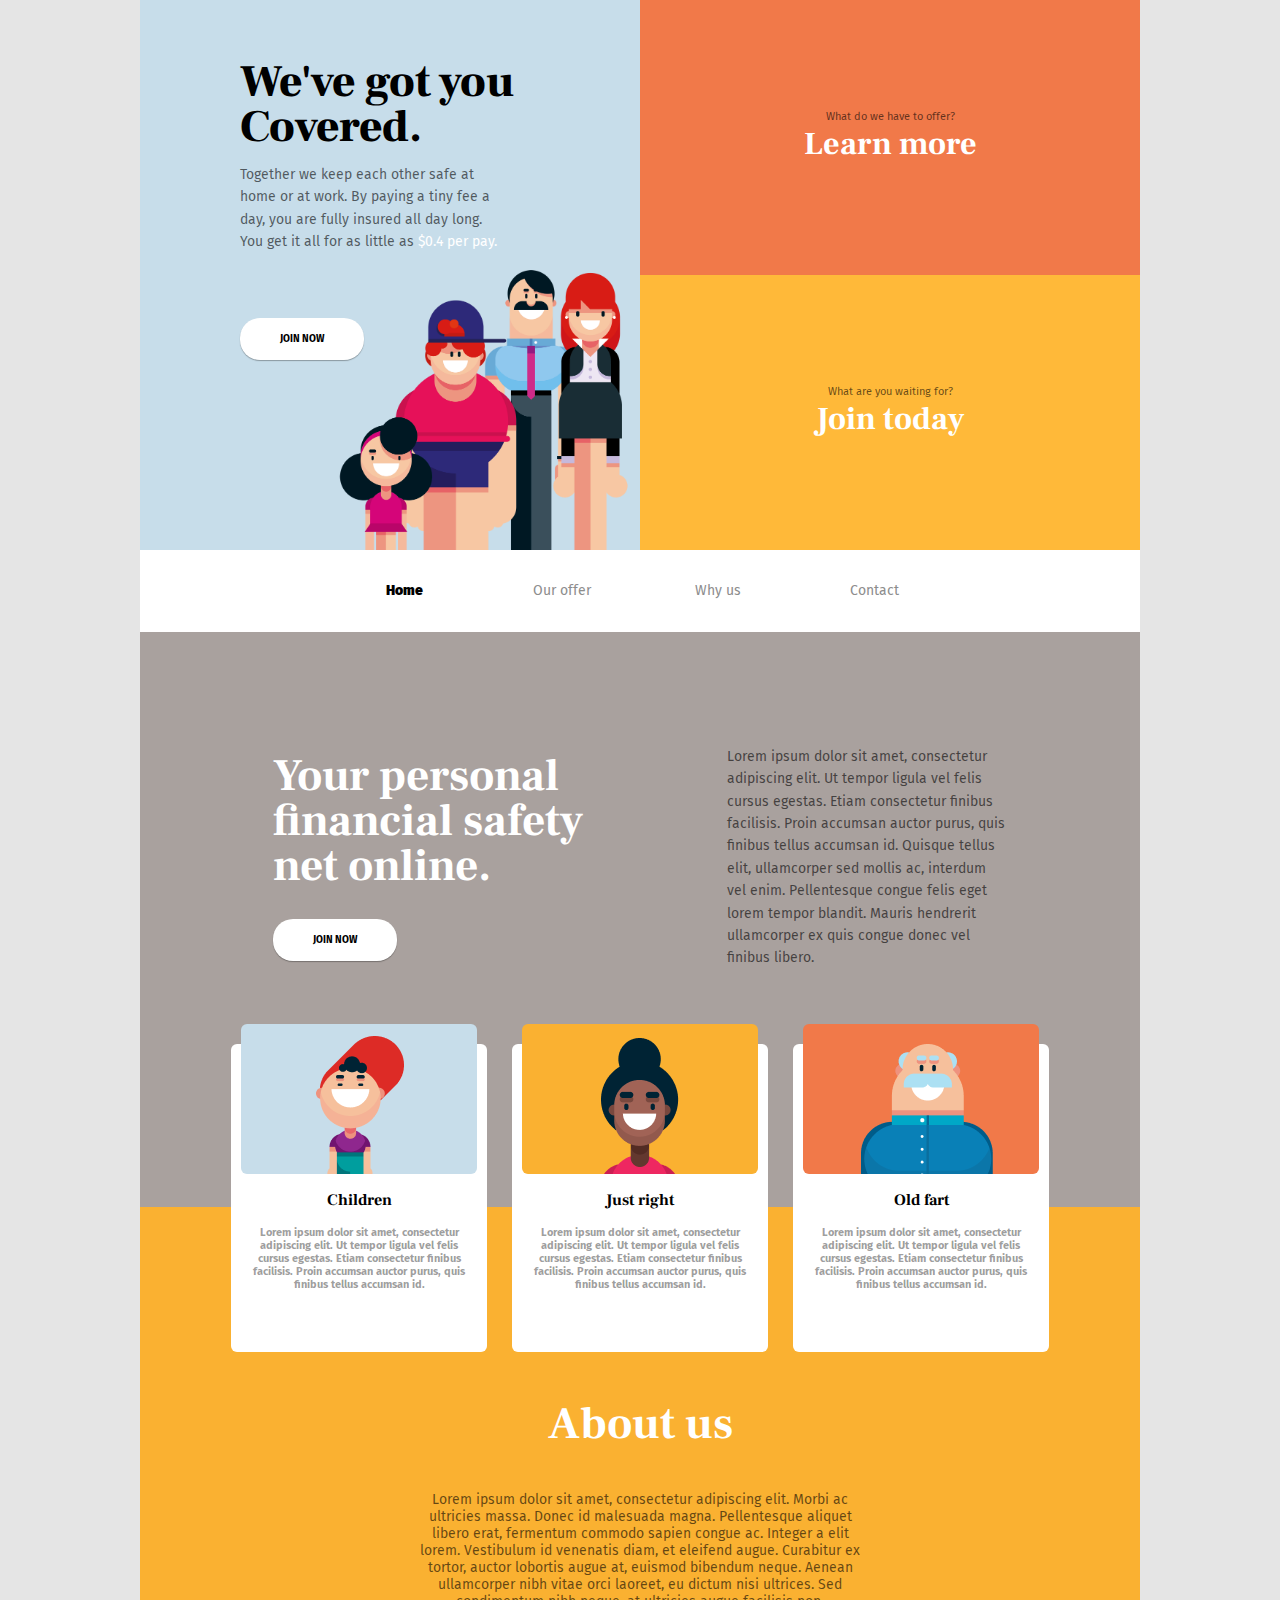
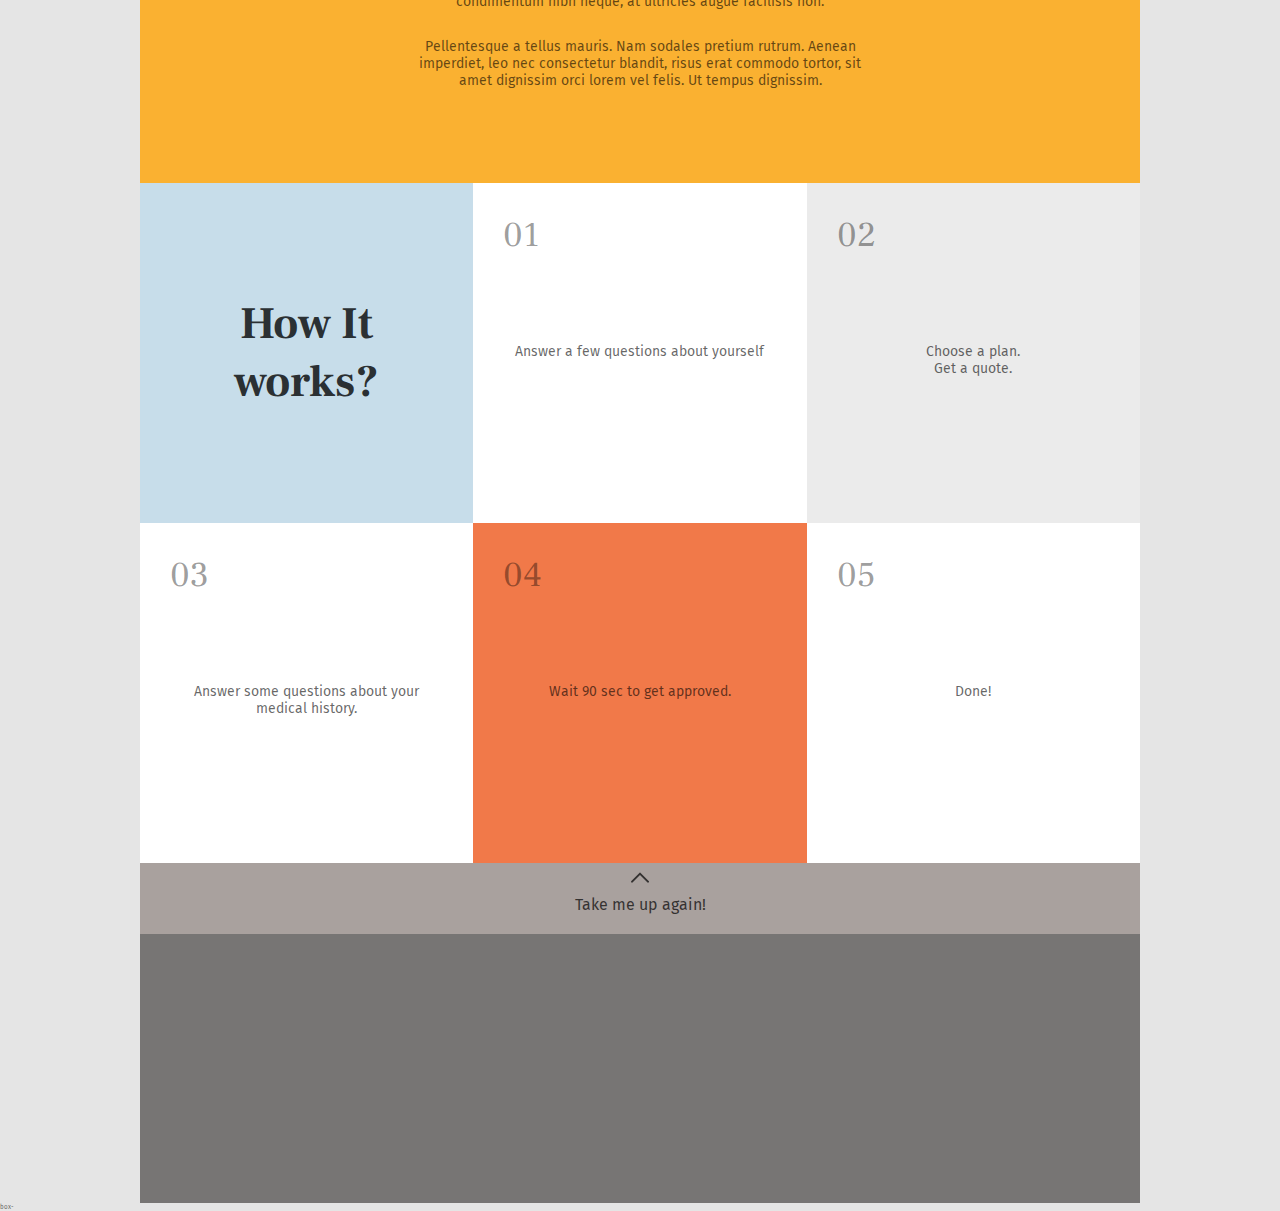
<file: index.html>
<!DOCTYPE html>
<html lang="en">
  <head>
    <meta charset="UTF-8" />
    <meta http-equiv="X-UA-Compatible" content="IE=edge" />
    <meta name="viewport" content="width=device-width, initial-scale=1.0" />
    <link rel="stylesheet" href="style.css" />
    <link rel="preconnect" href="https://fonts.googleapis.com" />
    <link rel="preconnect" href="https://fonts.gstatic.com" crossorigin />
    <link
      href="https://fonts.googleapis.com/css2?family=Fira+Sans:wght@300;500;700&family=Frank+Ruhl+Libre:wght@700;900&display=swap"
      rel="stylesheet"
    />
    <title>Document</title>
  </head>
  <body>
    <header>
      <div class="container">
        <article class="header-main">
          <h1 class="header-title">We've got you Covered.</h1>
          <p class="header-text">
            Together we keep each other safe at home or at work. By paying a
            tiny fee a day, you are fully insured all day long. You get it all
            for as little as <span class="accent-text"> $0.4 per pay.</span>
          </p>

          <button class="btn btn-header">Join now</button>
        </article>

        <section class="learn-more center">
          <p class="header-section-text">What do we have to offer?</p>
          <h2 class="header-subtitle">Learn more</h2>
        </section>

        <section class="join center">
          <p class="header-section-text">What are you waiting for?</p>
          <h2 class="header-subtitle">Join today</h2>
        </section>
      </div>
    </header>

    <nav class="navigation">
      <ul class="nav-list">
        <li class="nav-item">
          <a class="nav-item-link active" href="index.html">Home</a>
        </li>
        <li class="nav-item">
          <a class="nav-item-link" href="#">Our offer</a>
        </li>
        <li class="nav-item"><a class="nav-item-link" href="#">Why us</a></li>
        <li class="nav-item">
          <a class="nav-item-link" href="contact.html">Contact</a>
        </li>
      </ul>
    </nav>

    <main class="main-content">
      <article class="cta">
        <section class="cta-first">
          <h2 class="cta-title">Your personal financial safety net online.</h2>
          <button class="btn btn-cta">Join now</button>
        </section>

        <section class="cta-second">
          <p class="cta-text">
            Lorem ipsum dolor sit amet, consectetur adipiscing elit. Ut tempor
            ligula vel felis cursus egestas. Etiam consectetur finibus
            facilisis. Proin accumsan auctor purus, quis finibus tellus accumsan
            id. Quisque tellus elit, ullamcorper sed mollis ac, interdum vel
            enim. Pellentesque congue felis eget lorem tempor blandit. Mauris
            hendrerit ullamcorper ex quis congue donec vel finibus libero.
          </p>
        </section>
      </article>

      <section class="cards">
        <div class="card">
          <div class="card-img-container card-child"></div>
          <h3 class="card-title">Children</h3>
          <p class="card-text">
            Lorem ipsum dolor sit amet, consectetur adipiscing elit. Ut tempor
            ligula vel felis cursus egestas. Etiam consectetur finibus
            facilisis. Proin accumsan auctor purus, quis finibus tellus accumsan
            id.
          </p>
        </div>
        <div class="card">
          <div class="card-img-container card-adult"></div>
          <h3 class="card-title">Just right</h3>
          <p class="card-text">
            Lorem ipsum dolor sit amet, consectetur adipiscing elit. Ut tempor
            ligula vel felis cursus egestas. Etiam consectetur finibus
            facilisis. Proin accumsan auctor purus, quis finibus tellus accumsan
            id.
          </p>
        </div>
        <div class="card">
          <div class="card-img-container card-old"></div>
          <h3 class="card-title">Old fart</h3>
          <p class="card-text">
            Lorem ipsum dolor sit amet, consectetur adipiscing elit. Ut tempor
            ligula vel felis cursus egestas. Etiam consectetur finibus
            facilisis. Proin accumsan auctor purus, quis finibus tellus accumsan
            id.
          </p>
        </div>
      </section>

      <section class="about-us">
        <h2 class="about-title">About us</h2>
        <p class="about-text">
          Lorem ipsum dolor sit amet, consectetur adipiscing elit. Morbi ac
          ultricies massa. Donec id malesuada magna. Pellentesque aliquet libero
          erat, fermentum commodo sapien congue ac. Integer a elit lorem.
          Vestibulum id venenatis diam, et eleifend augue. Curabitur ex tortor,
          auctor lobortis augue at, euismod bibendum neque. Aenean ullamcorper
          nibh vitae orci laoreet, eu dictum nisi ultrices. Sed condimentum nibh
          neque, at ultricies augue facilisis non.
        </p>

        <p class="about-text">
          Pellentesque a tellus mauris. Nam sodales pretium rutrum. Aenean
          imperdiet, leo nec consectetur blandit, risus erat commodo tortor, sit
          amet dignissim orci lorem vel felis. Ut tempus dignissim.
        </p>
      </section>
    </main>

    <article class="how">
      <section class="box how-box-1">
        <h2 class="how-title">How It works?</h2>
      </section>

      <section class="box how-box-2">
        <p class="how-number">01</p>
        <p class="how-box-text">Answer a few questions about yourself</p>
      </section>

      <section class="box how-box-3">
        <p class="how-number">02</p>
        <p class="how-box-text">
          Choose a plan. <br />
          Get a quote.
        </p>
      </section>

      <section class="box how-box-4">
        <p class="how-number">03</p>
        <p class="how-box-text">
          Answer some questions about your medical history.
        </p>
      </section>

      <section class="box how-box-5">
        <p class="how-number">04</p>
        <p class="how-box-text">Wait 90 sec to get approved.</p>
      </section>

      <section class="box how-box-6">
        <p class="how-number">05</p>
        <p class="how-box-text">Done!</p>
      </section>
    </article>

    <footer class="footer">
      <nav class="go-up center">
        <img class="icon-chevron" src="img/chevron-up.png" alt="" />
        <a class="go-up-link" href="#"> Take me up again! </a>
      </nav>
    </footer>
  </body>
</html>
box-
</file>
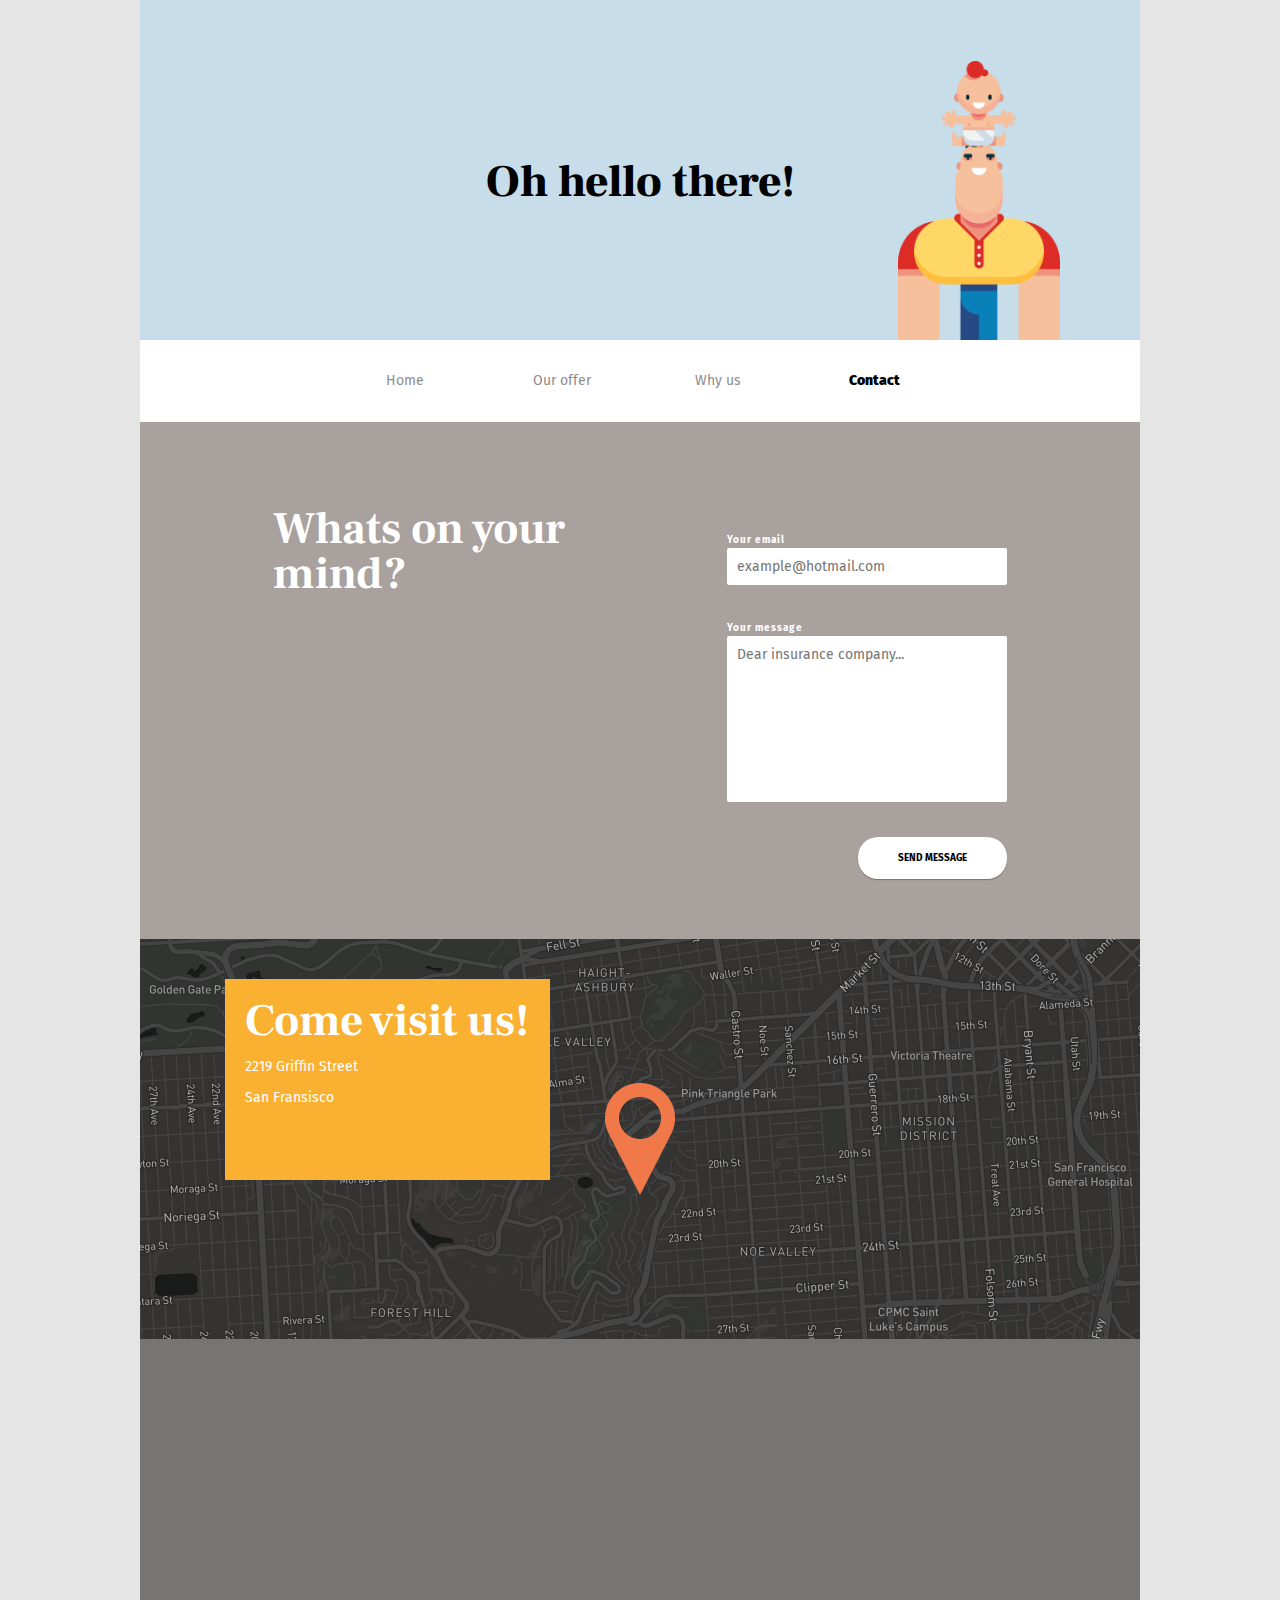
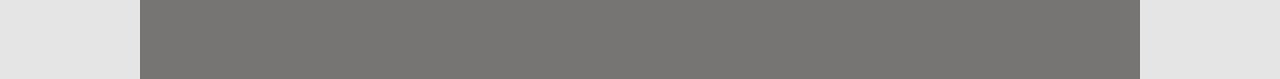
<file: contact.html>
<!DOCTYPE html>
<html lang="en">
  <head>
    <meta charset="UTF-8" />
    <meta http-equiv="X-UA-Compatible" content="IE=edge" />
    <meta name="viewport" content="width=device-width, initial-scale=1.0" />
    <link rel="stylesheet" href="style.css" />
    <link rel="preconnect" href="https://fonts.googleapis.com" />
    <link rel="preconnect" href="https://fonts.gstatic.com" crossorigin />
    <link
      href="https://fonts.googleapis.com/css2?family=Fira+Sans:wght@300;500;700&family=Frank+Ruhl+Libre:wght@700;900&display=swap"
      rel="stylesheet"
    />
    <title>Document</title>
  </head>
  <body>
    <header>
      <div class="container-contact">
        <article class="header-contact">
          <h1 class="header-title contact-title">Oh hello there!</h1>         
    </header>

    <nav class="navigation">
      <ul class="nav-list">
        <li class="nav-item">
          <a class="nav-item-link" href="index.html">Home</a>
        </li>
        <li class="nav-item">
          <a class="nav-item-link" href="#">Our offer</a>
        </li>
        <li class="nav-item"><a class="nav-item-link" href="#">Why us</a></li>
        <li class="nav-item"><a class="nav-item-link active" href="contact.html">Contact</a></li>
      </ul>
    </nav>

    <main class="form">
      <article class="form-cta">
        <section class="cta-first">
          <h2 class="cta-title">Whats on your mind?</h2>          
        </section>

        <section class="cta-second">
          

            <form class="contact-form" action="#" method="POST">
              <label for="email">Your email</label>
              <input id="email" type="text" placeholder="example@hotmail.com" />
    
    
              <label for="message">Your message</label>
              <textarea id="message" placeholder="Dear insurance company..."></textarea>
    
              
              <button class="btn btn-form">Send message</button>
            </form>
            
          
        </section>
      </article>

      <article class="map">
        <section class="address">
          <h2 class="cta-title map-title">Come visit us!</h2>
          <p class="map-text">2219 Griffin Street</p>
          <p class="map-text">San Fransisco</p>
        </section>        
        <img src="img/needle.png" alt="Image of a location needle on a map" class="needle">
      </article>      
    </main>

    <footer class="footer"></footer>
  </body>
</html>
</file>
<file: style.css>
* {
  box-sizing: border-box;
  font-size: 62.5%;
}

body {
  margin: 0;
  width: 100vw;
  height: 100vh;
  font-family: 'Fira Sans', sans-serif;
  color: rgba(0, 0, 0, 0.6);
  background-color: #e5e5e5;
}

/* Typography */

h1,
h2 {
  font-family: 'Frank Ruhl Libre', serif;
  margin: 0;
}

p {
  font-size: 1.4rem;
}

img {
  max-width: 100%;
}

.accent-text {
  color: #fff;
  font-size: 1.4rem;
}

.header-title {
  color: #000;
  font-size: 4.5rem;
  font-weight: 900;
  line-height: 1;
}

.header-subtitle {
  color: #fff;
  font-size: 3.2rem;
}

.header-section-text {
  font-size: 1.1rem;
}

.header-section-text,
.header-subtitle {
  margin: 0;
}

/* Header */

.header-main {
  background-color: #c7ddea;
  background-image: url(img/family.png);
  background-size: auto 280px;
  background-repeat: no-repeat;
  background-position: bottom 0 right 1rem;
  grid-column: 1 / 4;
  grid-row: 1 / span 2;
  padding: 6rem 10rem;
}

.learn-more {
  background-color: #f17949;
  grid-column: 4 / -1;
  grid-row: 1 / span 1;
}

.join {
  background-color: #ffb939;
  grid-column: 4 / -1;
}

/* NAV  */

.navigation {
  padding: 3rem;
  max-width: 1000px;
  margin: 0 auto;
  background-color: #fff;
}

.nav-list {
  padding: 0;
  display: grid;
  grid-template-columns: repeat(6, 1fr);
  list-style: none;
  text-align: center;
}

.nav-item:nth-child(1) {
  grid-column: 2;
}

.nav-item-link {
  text-decoration: none;
  font-size: 1.4rem;
  color: #8d8d8d;
}

.nav-item-link:hover,
.nav-item-link:focus {
  color: #000;
  font-weight: 900;
}

.active {
  color: #000;
  font-weight: 900;
}

.header-text {
  width: 260px;
  line-height: 1.6;
}

/*  Buttons */

.btn {
  font-family: 'Fira Sans', sans-serif;
  background-color: #fff;
  border: 0;
  border-radius: 20px;
  cursor: pointer;
  text-transform: uppercase;
  font-size: 1rem;
  font-weight: 700;
  padding: 1.5rem 4rem;
  box-shadow: rgba(26, 25, 25, 0.35) 0px 1px 1px;
}

.btn:hover,
.btn:focus {
  background-color: #fad595;
  color: #777574;
}

.btn-header {
  margin-top: 5em;
}

/* Layout */

.center {
  display: flex;
  flex-direction: column;
  justify-content: center;
  align-items: center;
}

.container {
  display: grid;
  grid-template-columns: repeat(6, 1fr);
  grid-template-rows: 275px 275px;
  margin: 0 auto;
  max-width: 1000px;
}

/* Main section */

.main-content {
  max-width: 1000px;
  margin: 0 auto;
  background: linear-gradient(#a9a19e 50%, #fab131 50%);
}

.cta {
  display: flex;
  justify-content: space-evenly;
  align-items: center;
  padding-top: 10rem;
  margin-bottom: 6rem;
}

.cta-title,
.about-title {
  font-size: 4.5rem;
  color: #fff;
  width: 320px;
  line-height: 1;
  margin-bottom: 3rem;
}

.cta-second {
  width: 280px;
  line-height: 1.6;
}

/* Cards section */

.cards {
  display: flex;
  justify-content: center;
  gap: 2.5rem;
}

.card {
  width: 256px;
  min-height: 308px;
  background-color: #fff;
  border-radius: 6px;
  text-align: center;
}

.card-title {
  font-size: 1.6rem;
  font-family: 'Frank Ruhl Libre', serif;
  color: #000;
  font-weight: 700;
}

.card-text {
  color: rgba(0, 0, 0, 0.4);
  padding: 0 2rem 3rem 2rem;
  font-size: 1.1rem;
  font-weight: 700;
}

.card-img-container {
  width: 23.6rem;
  height: 15rem;
  margin: 0 auto;
  margin-top: -2rem;
  border-radius: 6px;
}

.card-img {
  max-width: 100px;
}

.card-child {
  background-color: #c7ddea;
  background-image: url(img/child.png);
  background-repeat: no-repeat;
  background-position: bottom;
}

.card-adult {
  background-color: #fab131;
  background-image: url(img/adult.png);
  background-repeat: no-repeat;
  background-position: bottom;
}

.card-old {
  background-color: #f17949;
  background-image: url(img/old.png);
  background-repeat: no-repeat;
  background-position: center bottom -2rem;
}

/* About us section */

.about-us {
  text-align: center;
  display: flex;
  flex-direction: column;
  justify-content: center;
  align-items: center;
  margin: 0 auto;
  width: 450px;
  padding: 5rem 0 8rem 0;
}

/* How it works section */

.how {
  width: 1000px;
  margin: 0 auto;
  display: grid;
  grid-template-columns: repeat(6, 1fr);
  grid-template-rows: 340px 340px;
  background-color: #fff;
}

.how-title {
  font-size: 4.5rem;
  color: rgba(0, 0, 0, 0.8);
}

.how-number {
  color: rgba(0, 0, 0, 0.4);
  font-family: 'Frank Ruhl Libre', serif;
  font-size: 3.5rem;
  align-self: flex-start;
  margin-top: 0;
}

.how-box-text {
  margin-top: 5rem;
}

.box {
  display: flex;
  flex-direction: column;
  text-align: center;
  padding: 3rem;
  grid-column: span 2;
}

.how-box-1 {
  grid-column: 1 / span 2;
  background-color: #c7ddea;
  display: flex;
  flex-direction: column;
  justify-content: center;
  align-items: center;
}

.how-box-3 {
  background-color: #ebebeb;
}

.how-box-5 {
  background-color: #f17949;
}

/* Footer section */

.footer {
  height: 340px;
  width: 1000px;
  background-color: #777574;
  margin: 0 auto;
}

.go-up {
  background-color: #a9a19e;
  width: 1000px;
  margin: 0 auto;
  padding-bottom: 2rem;
}

.go-up-link {
  font-size: 1.6rem;
  text-decoration: none;
  color: rgba(0, 0, 0, 0.7);
}

.icon-chevron {
  margin-top: 0;
}

/* Contact section */

.header-contact {
  background-color: #c7ddea;
  background-image: url(img/man-and-child.png);
  background-size: auto 280px;
  background-repeat: no-repeat;
  background-position: bottom 0 right 8rem;
  grid-column: 1 / -1;
  grid-row: 1 / span 2;
  padding: 6rem 10rem;
}

.contact-title {
  margin-top: 10rem;
  text-align: center;
}

.container-contact {
  display: grid;
  grid-template-columns: repeat(6, 1fr);
  grid-template-rows: 170px 170px;
  margin: 0 auto;
  max-width: 1000px;
}

/* Form section */

.form {
  background-color: #a9a19e;
  margin: 0 auto;
  max-width: 1000px;
  min-height: 544px;
}

.contact-form {
  display: flex;
  flex-direction: column;
  color: #fff;
  letter-spacing: 1px;
  font-size: 1.6rem;
}

label {
  font-weight: 700;
  margin-top: 3rem;
}

input,
textarea {
  margin-bottom: 0.5rem;
  padding: 1rem;
  font-family: inherit;
  font-size: 1.4rem;
  border: 0;
  border-radius: 2px;
}

textarea {
  resize: none;
  height: 166px;
}

.btn-form {
  margin-top: 3rem;
  align-self: flex-end;
}

.form-cta {
  display: flex;
  justify-content: space-evenly;
  align-items: baseline;
  margin-bottom: 6rem;
  padding-top: 8rem;
}

/* Map section */

.map {
  position: relative;
  min-height: 400px;
  background-image: url(img/map-contact.png);
  display: flex;
  justify-content: center;
  align-items: center;
}

.address {
  background-color: #fab131;
  max-width: 325px;
  color: #fff;
  padding: 2rem 2rem 6rem 2rem;
  position: absolute;
  top: 4rem;
  left: 8.5rem;
}

.map-title {
  margin: 0;
}
</file>
